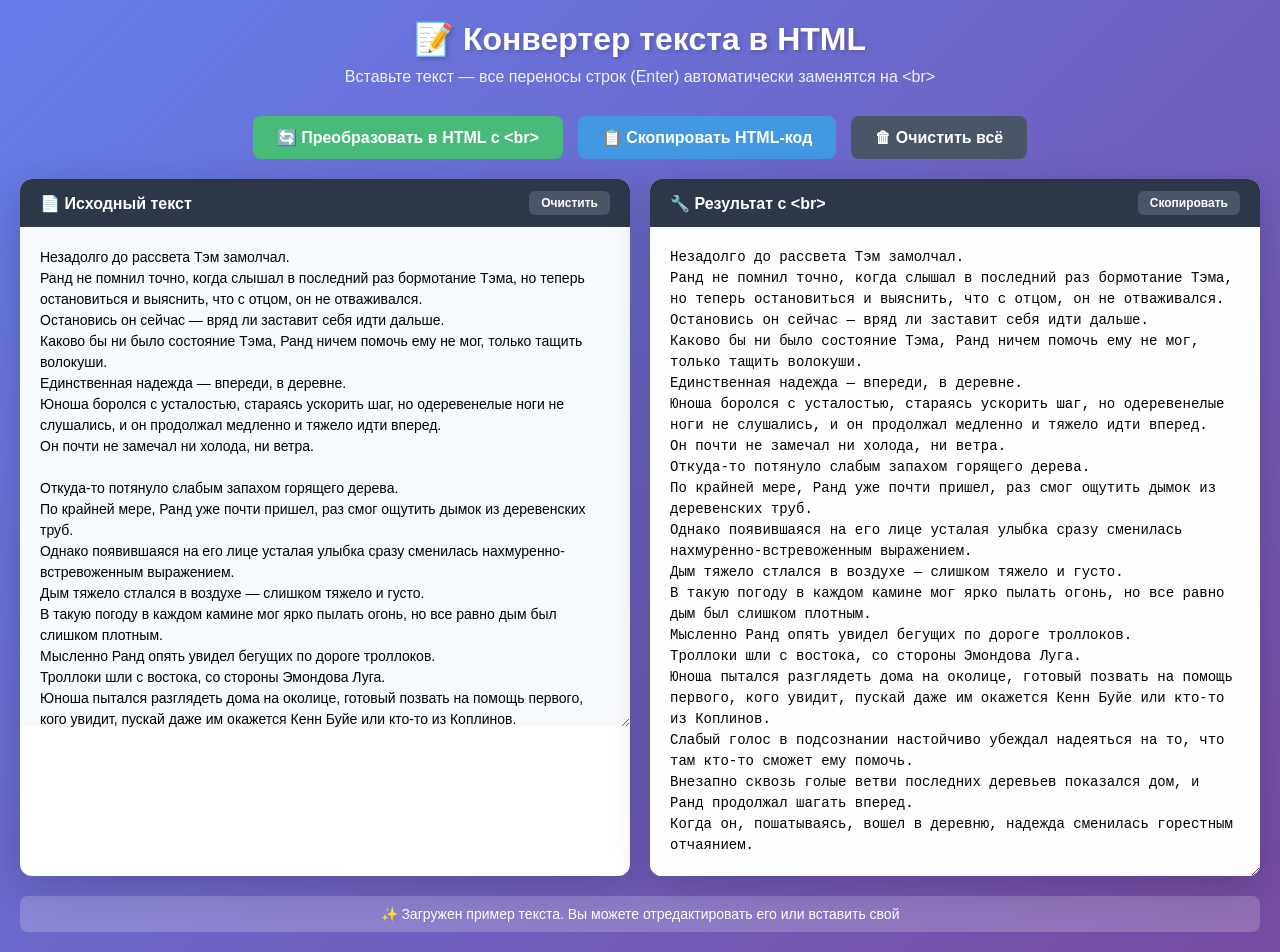
<file: js/brrr.html>
<!DOCTYPE html>
<html lang="ru">
<head>
    <meta charset="UTF-8">
    <meta name="viewport" content="width=device-width, initial-scale=1.0">
    <title>Конвертер текста в HTML с <br></title>
    <style>
        * {
            margin: 0;
            padding: 0;
            box-sizing: border-box;
        }

        body {
            font-family: 'Segoe UI', Tahoma, Geneva, Verdana, sans-serif;
            background: linear-gradient(135deg, #667eea 0%, #764ba2 100%);
            min-height: 100vh;
            padding: 20px;
        }

        .container {
            max-width: 1400px;
            margin: 0 auto;
        }

        h1 {
            text-align: center;
            color: white;
            margin-bottom: 10px;
            font-size: 2rem;
            text-shadow: 2px 2px 4px rgba(0,0,0,0.2);
        }

        .subtitle {
            text-align: center;
            color: rgba(255,255,255,0.9);
            margin-bottom: 30px;
            font-size: 1rem;
        }

        .editor-wrapper {
            display: grid;
            grid-template-columns: 1fr 1fr;
            gap: 20px;
            margin-bottom: 20px;
        }

        .panel {
            background: white;
            border-radius: 12px;
            box-shadow: 0 10px 40px rgba(0,0,0,0.2);
            overflow: hidden;
            display: flex;
            flex-direction: column;
        }

        .panel-header {
            background: #2d3748;
            color: white;
            padding: 12px 20px;
            font-weight: bold;
            display: flex;
            justify-content: space-between;
            align-items: center;
        }

        .panel-header button {
            background: #4a5568;
            border: none;
            color: white;
            padding: 5px 12px;
            border-radius: 6px;
            cursor: pointer;
            font-size: 12px;
            transition: background 0.2s;
        }

        .panel-header button:hover {
            background: #718096;
        }

        textarea, .preview {
            width: 100%;
            min-height: 500px;
            padding: 20px;
            font-size: 14px;
            line-height: 1.5;
            border: none;
            outline: none;
            resize: vertical;
            font-family: 'Courier New', monospace;
        }

        textarea {
            background: #f7fafc;
            font-family: inherit;
        }

        .preview {
            background: #fefefe;
            overflow-y: auto;
            white-space: pre-wrap;
            word-wrap: break-word;
        }

        .preview br {
            display: block;
            content: "";
            margin: 0;
        }

        .controls {
            display: flex;
            gap: 15px;
            justify-content: center;
            margin-bottom: 20px;
            flex-wrap: wrap;
        }

        button {
            background: #4a5568;
            color: white;
            border: none;
            padding: 12px 24px;
            border-radius: 8px;
            font-size: 16px;
            cursor: pointer;
            transition: all 0.2s;
            font-weight: bold;
        }

        button:hover {
            background: #2d3748;
            transform: translateY(-2px);
        }

        .btn-primary {
            background: #48bb78;
        }

        .btn-primary:hover {
            background: #38a169;
        }

        .btn-copy {
            background: #4299e1;
        }

        .btn-copy:hover {
            background: #3182ce;
        }

        .status {
            text-align: center;
            padding: 10px;
            background: rgba(255,255,255,0.2);
            border-radius: 8px;
            color: white;
            font-size: 14px;
        }

        @media (max-width: 768px) {
            .editor-wrapper {
                grid-template-columns: 1fr;
            }
            
            h1 {
                font-size: 1.5rem;
            }
        }
    </style>
</head>
<body>
    <div class="container">
        <h1>📝 Конвертер текста в HTML</h1>
        <div class="subtitle">Вставьте текст — все переносы строк (Enter) автоматически заменятся на &lt;br&gt;</div>

        <div class="controls">
            <button class="btn-primary" onclick="convertToBr()">🔄 Преобразовать в HTML с &lt;br&gt;</button>
            <button class="btn-copy" onclick="copyResult()">📋 Скопировать HTML-код</button>
            <button onclick="clearAll()">🗑 Очистить всё</button>
        </div>

        <div class="editor-wrapper">
            <div class="panel">
                <div class="panel-header">
                    📄 Исходный текст
                    <button onclick="clearInput()">Очистить</button>
                </div>
                <textarea id="inputText" placeholder="Вставьте или напишите текст здесь...
        
Пример:
Строка 1
Строка 2
Строка 3

Каждый Enter будет заменён на &lt;br&gt;"></textarea>
            </div>

            <div class="panel">
                <div class="panel-header">
                    🔧 Результат с &lt;br&gt;
                    <button onclick="copyResult()">Скопировать</button>
                </div>
                <div class="preview" id="previewArea"></div>
            </div>
        </div>

        <div class="status" id="status">
            💡 Вставьте текст в левое поле и нажмите «Преобразовать» или используйте автоматический режим
        </div>
    </div>

    <script>
        // Автоматическое преобразование при вводе (опционально)
        let autoConvert = true;
        
        const inputElement = document.getElementById('inputText');
        const previewElement = document.getElementById('previewArea');
        
        // Функция преобразования текста в HTML с <br>
        function convertToBr() {
            const inputText = document.getElementById('inputText').value;
            
            if (!inputText.trim()) {
                showStatus('⚠️ Введите текст в левое поле', 'orange');
                previewElement.innerHTML = '<em style="color: #999;">Здесь появится результат после преобразования...</em>';
                return;
            }
            
            // Заменяем все переносы строк на <br>
            // \r\n для Windows, \n для Mac/Linux, \r для старых Mac
            let htmlResult = inputText.replace(/\r?\n|\r/g, '<br>');
            
            // Дополнительно: экранируем HTML-теги, если пользователь ввел их случайно
            // Но оставляем уже добавленные <br>
            // Для безопасности можно экранировать, но тогда <br> сломается, поэтому делаем умную замену
            
            // Отображаем результат в preview
            previewElement.innerHTML = htmlResult;
            
            showStatus('✅ Преобразовано! Нажмите «Скопировать HTML-код», чтобы использовать результат', 'lightgreen');
            
            return htmlResult;
        }
        
        // Функция для копирования результата
        function copyResult() {
            const htmlContent = previewElement.innerHTML;
            
            if (!htmlContent || htmlContent === '<em style="color: #999;">Здесь появится результат после преобразования...</em>') {
                showStatus('❌ Нет данных для копирования. Сначала преобразуйте текст', 'orange');
                return;
            }
            
            // Копируем в буфер обмена
            navigator.clipboard.writeText(htmlContent).then(() => {
                showStatus('📋 HTML-код скопирован в буфер обмена!', 'lightgreen');
            }).catch(() => {
                // fallback для старых браузеров
                const textarea = document.createElement('textarea');
                textarea.value = htmlContent;
                document.body.appendChild(textarea);
                textarea.select();
                document.execCommand('copy');
                document.body.removeChild(textarea);
                showStatus('📋 HTML-код скопирован (старый способ)', 'lightgreen');
            });
        }
        
        // Показать отдельно HTML-код тегами (для наглядности)
        function showRawHtml() {
            const htmlContent = previewElement.innerHTML;
            if (htmlContent) {
                alert('HTML с тегами <br>:\n\n' + htmlContent);
            } else {
                showStatus('❌ Сначала преобразуйте текст', 'orange');
            }
        }
        
        // Очистить всё
        function clearAll() {
            document.getElementById('inputText').value = '';
            previewElement.innerHTML = '<em style="color: #999;">Здесь появится результат после преобразования...</em>';
            showStatus('🗑 Всё очищено', 'white');
        }
        
        function clearInput() {
            document.getElementById('inputText').value = '';
            showStatus('✏️ Исходный текст очищен', 'white');
        }
        
        function showStatus(message, color) {
            const statusDiv = document.getElementById('status');
            statusDiv.textContent = message;
            statusDiv.style.backgroundColor = color === 'orange' ? 'rgba(255, 100, 0, 0.8)' : 
                                           (color === 'lightgreen' ? 'rgba(72, 187, 120, 0.9)' : 
                                           'rgba(255, 255, 255, 0.2)');
            setTimeout(() => {
                if (document.getElementById('status').textContent === message) {
                    statusDiv.style.backgroundColor = 'rgba(255, 255, 255, 0.2)';
                }
            }, 2000);
        }
        
        // Автоматическое преобразование при вводе (можно включить/отключить)
        let timeoutId;
        inputElement.addEventListener('input', function() {
            if (autoConvert) {
                clearTimeout(timeoutId);
                timeoutId = setTimeout(() => {
                    convertToBr();
                }, 500); // Задержка 0.5 секунды после остановки печати
            }
        });
        
        // Добавляем возможность скопировать при клике на результат
        previewElement.addEventListener('click', function() {
            copyResult();
        });
        
        // Показываем пример при загрузке страницы
        window.addEventListener('load', function() {
            const exampleText = `Незадолго до рассвета Тэм замолчал.
Ранд не помнил точно, когда слышал в последний раз бормотание Тэма, но теперь остановиться и выяснить, что с отцом, он не отваживался.
Остановись он сейчас — вряд ли заставит себя идти дальше.
Каково бы ни было состояние Тэма, Ранд ничем помочь ему не мог, только тащить волокуши.
Единственная надежда — впереди, в деревне.
Юноша боролся с усталостью, стараясь ускорить шаг, но одеревенелые ноги не слушались, и он продолжал медленно и тяжело идти вперед.
Он почти не замечал ни холода, ни ветра.

Откуда-то потянуло слабым запахом горящего дерева.
По крайней мере, Ранд уже почти пришел, раз смог ощутить дымок из деревенских труб.
Однако появившаяся на его лице усталая улыбка сразу сменилась нахмуренно-встревоженным выражением.
Дым тяжело стлался в воздухе — слишком тяжело и густо.
В такую погоду в каждом камине мог ярко пылать огонь, но все равно дым был слишком плотным.
Мысленно Ранд опять увидел бегущих по дороге троллоков.
Троллоки шли с востока, со стороны Эмондова Луга.
Юноша пытался разглядеть дома на околице, готовый позвать на помощь первого, кого увидит, пускай даже им окажется Кенн Буйе или кто-то из Коплинов.
Слабый голос в подсознании настойчиво убеждал надеяться на то, что там кто-то сможет ему помочь.
Внезапно сквозь голые ветви последних деревьев показался дом, и Ранд продолжал шагать вперед.
Когда он, пошатываясь, вошел в деревню, надежда сменилась горестным отчаянием.`;
            
            document.getElementById('inputText').value = exampleText;
            convertToBr();
            showStatus('✨ Загружен пример текста. Вы можете отредактировать его или вставить свой', 'rgba(255,255,255,0.3)');
        });
    </script>
</body>
</html>
</file>
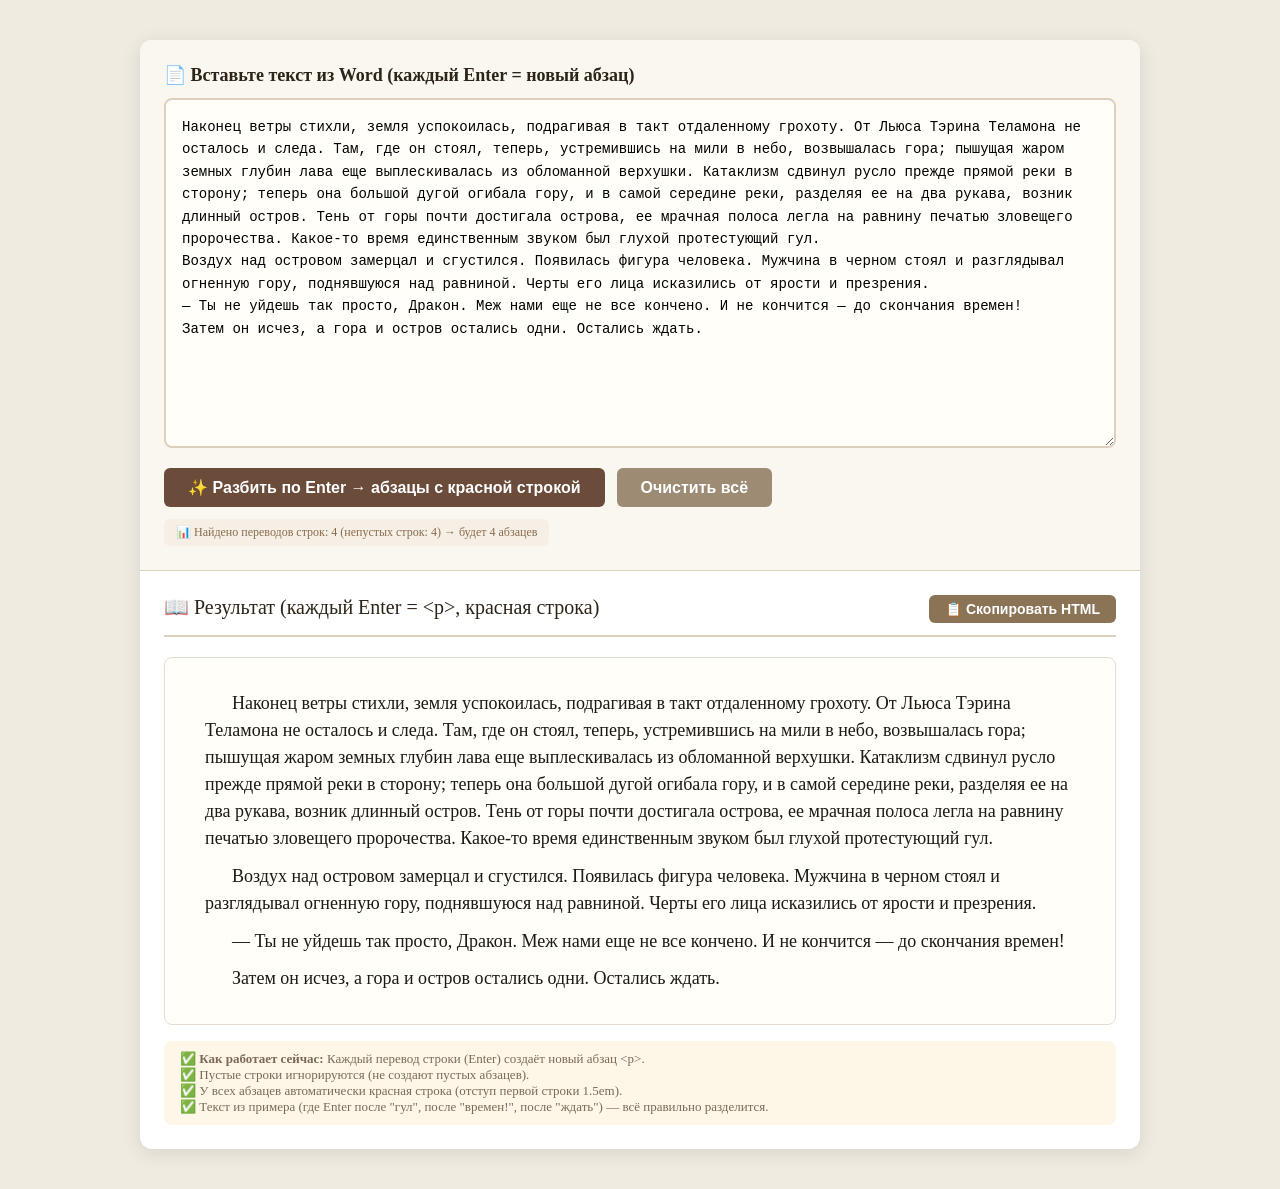
<file: js/red.html>
<!DOCTYPE html>
<html lang="ru">
<head>
    <meta charset="UTF-8">
    <meta name="viewport" content="width=device-width, initial-scale=1.0">
    <title>Конвертер текста — каждый Enter = новый абзац</title>
    <style>
        * {
            margin: 0;
            padding: 0;
            box-sizing: border-box;
        }

        body {
            font-family: 'Times New Roman', Georgia, serif;
            background: #f0ebe1;
            padding: 40px 20px;
        }

        .container {
            max-width: 1000px;
            margin: 0 auto;
            background: white;
            border-radius: 12px;
            box-shadow: 0 4px 20px rgba(0,0,0,0.1);
            overflow: hidden;
        }

        .input-panel {
            padding: 24px;
            background: #faf7f0;
            border-bottom: 1px solid #ddd0bc;
        }

        .input-panel label {
            display: block;
            font-weight: bold;
            margin-bottom: 12px;
            font-size: 18px;
            color: #2c2418;
        }

        textarea {
            width: 100%;
            min-height: 350px;
            padding: 16px;
            font-family: 'Courier New', monospace;
            font-size: 14px;
            line-height: 1.6;
            border: 2px solid #ddd0bc;
            border-radius: 8px;
            resize: vertical;
            background: #fffef8;
        }

        textarea:focus {
            outline: none;
            border-color: #8b7355;
        }

        .buttons {
            display: flex;
            gap: 12px;
            margin-top: 16px;
            flex-wrap: wrap;
        }

        button {
            background: #6b4c3b;
            color: white;
            border: none;
            padding: 10px 24px;
            font-size: 16px;
            border-radius: 6px;
            cursor: pointer;
            font-weight: bold;
            transition: background 0.2s;
        }

        button:hover {
            background: #4a3629;
        }

        .btn-clear {
            background: #9e8b74;
        }

        .btn-clear:hover {
            background: #7d6b57;
        }

        .output-panel {
            padding: 24px;
        }

        .output-header {
            display: flex;
            justify-content: space-between;
            align-items: baseline;
            flex-wrap: wrap;
            margin-bottom: 20px;
            padding-bottom: 12px;
            border-bottom: 2px solid #ddd0bc;
        }

        .output-header h2 {
            font-size: 20px;
            color: #2c2418;
            font-weight: normal;
        }

        .copy-btn {
            background: #8b7355;
            padding: 6px 16px;
            font-size: 14px;
        }

        .result {
            background: #fffef8;
            border: 1px solid #e6ddd0;
            border-radius: 8px;
            padding: 32px 40px;
            font-family: 'Times New Roman', Georgia, serif;
            font-size: 18px;
            line-height: 1.5;
            color: #1e1912;
        }

        /* КРАСНАЯ СТРОКА — у каждого абзаца */
        .result p {
            text-indent: 1.5em;
            margin: 0 0 0.6em 0;
        }

        .result p:last-child {
            margin-bottom: 0;
        }

        .info {
            margin-top: 16px;
            font-size: 13px;
            color: #7a6a58;
            background: #fef7e8;
            padding: 10px 16px;
            border-radius: 8px;
        }
        
        .debug-hint {
            margin-top: 12px;
            font-size: 12px;
            color: #8b6b4d;
            background: #f5efe5;
            padding: 6px 12px;
            border-radius: 6px;
            display: inline-block;
        }
    </style>
</head>
<body>
<div class="container">
    <div class="input-panel">
        <label>📄 Вставьте текст из Word (каждый Enter = новый абзац)</label>
        <textarea id="sourceText" placeholder="Вставьте сюда ваш текст..."></textarea>
        <div class="buttons">
            <button id="convertBtn">✨ Разбить по Enter → абзацы с красной строкой</button>
            <button id="clearBtn" class="btn-clear">Очистить всё</button>
        </div>
        <div class="debug-hint" id="lineCountInfo"></div>
    </div>

    <div class="output-panel">
        <div class="output-header">
            <h2>📖 Результат (каждый Enter = &lt;p&gt;, красная строка)</h2>
            <button id="copyBtn" class="copy-btn">📋 Скопировать HTML</button>
        </div>
        <div id="resultContainer" class="result">
            <p style="text-indent:0; color:#aa9a86;">Здесь появится ваш текст...</p>
        </div>
        <div class="info">
            ✅ <strong>Как работает сейчас:</strong> Каждый перевод строки (Enter) создаёт новый абзац &lt;p&gt;.<br>
            ✅ Пустые строки игнорируются (не создают пустых абзацев).<br>
            ✅ У всех абзацев автоматически красная строка (отступ первой строки 1.5em).<br>
            ✅ Текст из примера (где Enter после "гул", после "времен!", после "ждать") — всё правильно разделится.
        </div>
    </div>
</div>

<script>
    (function() {
        const textarea = document.getElementById('sourceText');
        const resultContainer = document.getElementById('resultContainer');
        const convertBtn = document.getElementById('convertBtn');
        const clearBtn = document.getElementById('clearBtn');
        const copyBtn = document.getElementById('copyBtn');
        const lineCountInfo = document.getElementById('lineCountInfo');

        // Главная функция: КАЖДЫЙ ПЕРЕВОД СТРОКИ (Enter) = новый абзац
        function convertEachLineToParagraph(rawText) {
            if (!rawText || rawText.trim() === '') {
                return [];
            }
            
            // 1. Нормализуем переносы строк: \r\n (Windows) и \r (старый Mac) → \n
            let normalized = rawText.replace(/\r\n/g, '\n').replace(/\r/g, '\n');
            
            // 2. Разбиваем по символу \n (каждый Enter)
            let lines = normalized.split('\n');
            
            // 3. Обрабатываем каждую строку:
            //    - убираем пробелы в начале и конце
            //    - если строка пустая (было два Enter подряд) — пропускаем (не создаём пустой <p>)
            //    - внутренние пробелы схлопываем
            let paragraphs = [];
            for (let line of lines) {
                let cleanLine = line.trim();
                if (cleanLine.length === 0) {
                    continue; // пустые строки пропускаем
                }
                // схлопываем множественные пробелы внутри строки
                cleanLine = cleanLine.replace(/\s+/g, ' ');
                paragraphs.push(cleanLine);
            }
            
            // 4. Если после очистки ничего не осталось
            if (paragraphs.length === 0) {
                return [];
            }
            
            // 5. Оборачиваем каждый абзац в <p> с экранированием HTML
            return paragraphs.map(p => `<p>${escapeHtml(p)}</p>`);
        }
        
        // Защита от XSS
        function escapeHtml(str) {
            return str
                .replace(/&/g, '&amp;')
                .replace(/</g, '&lt;')
                .replace(/>/g, '&gt;')
                .replace(/"/g, '&quot;')
                .replace(/'/g, '&#39;');
        }
        
        // Отображение результата
        function renderResult(paragraphsArray) {
            if (!paragraphsArray || paragraphsArray.length === 0) {
                resultContainer.innerHTML = '<p style="text-indent:0; color:#b38f6e;">⚠️ Нет текста для отображения. Вставьте текст и нажмите "Разбить по Enter".</p>';
                return;
            }
            resultContainer.innerHTML = paragraphsArray.join('\n');
        }
        
        // Основное действие
        function processAndDisplay() {
            let raw = textarea.value;
            if (!raw.trim()) {
                resultContainer.innerHTML = '<p style="text-indent:0; color:#b38f6e;">⚠️ Поле ввода пустое. Вставьте текст из Word.</p>';
                lineCountInfo.textContent = '';
                return;
            }
            
            // Показываем сколько строк и Enter найдено (для отладки)
            const lines = raw.split(/\r?\n/);
            const nonEmptyLines = lines.filter(l => l.trim().length > 0).length;
            lineCountInfo.textContent = `📊 Найдено переводов строк: ${lines.length} (непустых строк: ${nonEmptyLines}) → будет ${nonEmptyLines} абзацев`;
            
            const paragraphTags = convertEachLineToParagraph(raw);
            renderResult(paragraphTags);
            
            // Дополнительно: если абзацев получилось меньше, чем строк — предупредим
            if (paragraphTags.length < nonEmptyLines) {
                console.log('Некоторые строки были пустыми или содержали только пробелы');
            }
        }
        
        // Очистка
        function clearAll() {
            textarea.value = '';
            resultContainer.innerHTML = '<p style="text-indent:0; color:#aa9a86;">Здесь появится ваш текст...</p>';
            lineCountInfo.textContent = '';
            textarea.focus();
        }
        
        // Копирование HTML
        async function copyResultHTML() {
            const currentHTML = resultContainer.innerHTML;
            if (!currentHTML || currentHTML.includes('Здесь появится ваш текст') && !textarea.value.trim()) {
                alert('Нечего копировать. Сначала вставьте текст и нажмите "Разбить по Enter".');
                return;
            }
            
            try {
                await navigator.clipboard.writeText(currentHTML);
                const originalText = copyBtn.innerText;
                copyBtn.innerText = '✅ Скопировано!';
                setTimeout(() => {
                    copyBtn.innerText = originalText;
                }, 2000);
            } catch (err) {
                alert('Не удалось скопировать: ' + err);
            }
        }
        
        // Установка вашего примера (чтобы сразу проверить)
        function setYourExample() {
            textarea.value = `Наконец ветры стихли, земля успокоилась, подрагивая в такт отдаленному грохоту. От Льюса Тэрина Теламона не осталось и следа. Там, где он стоял, теперь, устремившись на мили в небо, возвышалась гора; пышущая жаром земных глубин лава еще выплескивалась из обломанной верхушки. Катаклизм сдвинул русло прежде прямой реки в сторону; теперь она большой дугой огибала гору, и в самой середине реки, разделяя ее на два рукава, возник длинный остров. Тень от горы почти достигала острова, ее мрачная полоса легла на равнину печатью зловещего пророчества. Какое-то время единственным звуком был глухой протестующий гул.
Воздух над островом замерцал и сгустился. Появилась фигура человека. Мужчина в черном стоял и разглядывал огненную гору, поднявшуюся над равниной. Черты его лица исказились от ярости и презрения.
— Ты не уйдешь так просто, Дракон. Меж нами еще не все кончено. И не кончится — до скончания времен!
Затем он исчез, а гора и остров остались одни. Остались ждать.`;
        }
        
        // Обработчики
        convertBtn.addEventListener('click', processAndDisplay);
        clearBtn.addEventListener('click', clearAll);
        copyBtn.addEventListener('click', copyResultHTML);
        
        // Загружаем ваш пример
        setYourExample();
        // И сразу показываем результат
        setTimeout(() => {
            processAndDisplay();
        }, 100);
    })();
</script>
</body>
</html>
</file>
